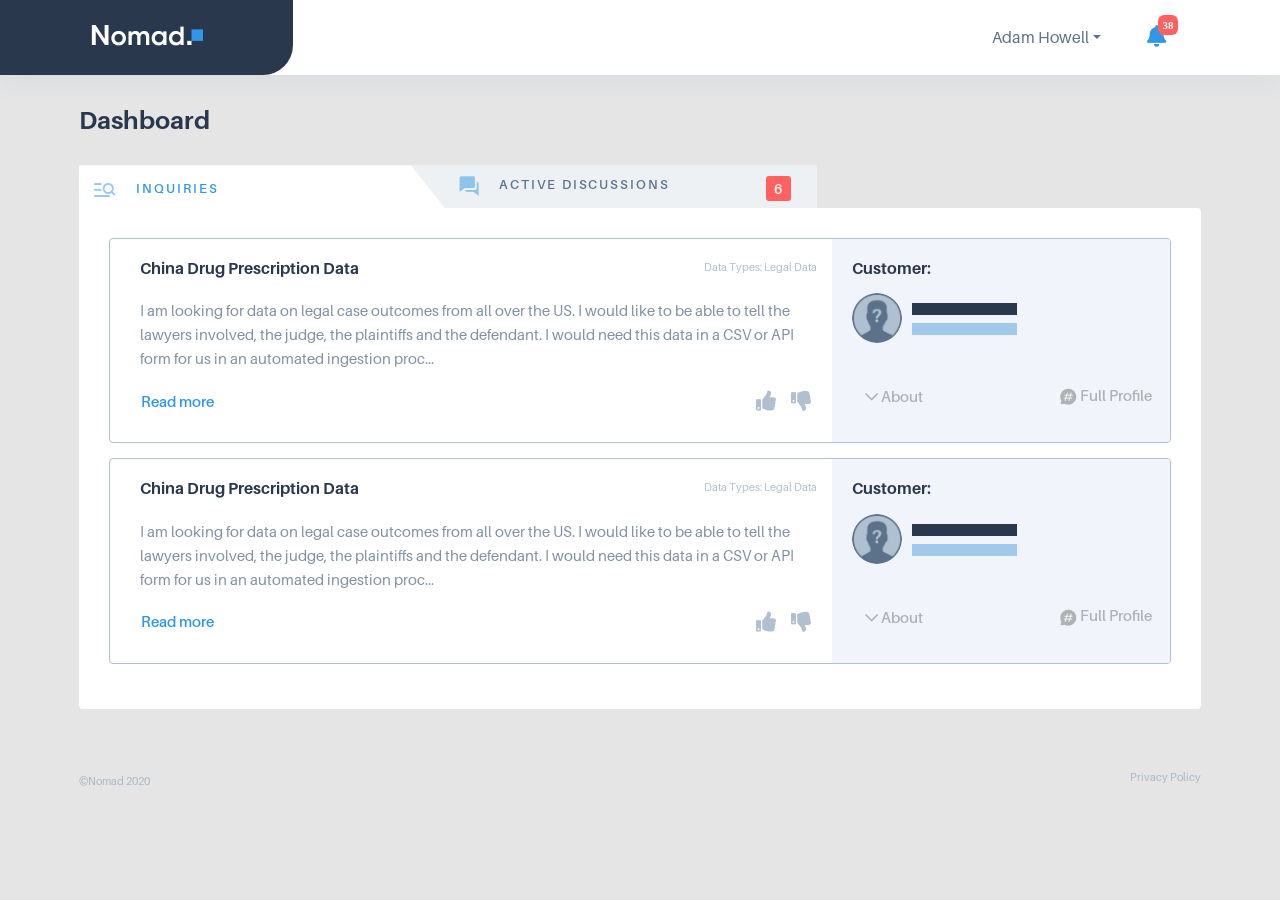
<file: index.html>
<!DOCTYPE html>
<html lang="en">
<head>
  <meta charset="UTF-8">
  <meta name="viewport" content="width=device-width, initial-scale=1.0">
  <meta http-equiv="X-UA-Compatible" content="ie=edge">
  <title>Inquiries</title>
  <link rel='shortcut icon' href='images/logo.png' type='image/x-icon'>
  <link rel="stylesheet" href="css/all.min.css">
  <link rel="stylesheet" href="css/bootstrap.min.css">
  <link rel="stylesheet" href="css/style.css">
  <link rel="stylesheet" href="css/responsive.css">
</head>
<body id="inquiries">

  <!-- === header section start === -->
  <header>
    <nav class="navbar navbar-expand-lg navbar-light bg-white">
        <a class="navbar-brand" href="#">
          <img src="images/logo.png" alt="logo" class="img-fluid">
        </a>
        <button class="navbar-toggler d-lg-none" type="button" data-toggle="collapse" data-target="#collapsibleNavId" aria-controls="collapsibleNavId"
            aria-expanded="false" aria-label="Toggle navigation">
          <span class="navbar-toggler-icon"></span>
        </button>
        <div class="collapse navbar-collapse" id="collapsibleNavId">
          <ul class="left-nav navbar-nav mr-auto mt-2 mt-lg-0 d-none">
            <li class="nav-item">
              <a class="nav-link active" href="#">Home</a>
            </li>
            <li class="nav-item">
              <a class="nav-link" href="#">Link</a>
            </li>
          </ul>
          <ul class="right-nav navbar-nav ml-auto mt-2 mt-lg-0">
            <li class="nav-item dropdown">
              <a class="nav-link dropdown-toggle" href="#" id="dropdownId" data-toggle="dropdown" aria-haspopup="true" aria-expanded="false">Adam Howell</a>
              <div class="dropdown-menu" aria-labelledby="dropdownId">
                <a class="dropdown-item" href="#">Action 1</a>
                <a class="dropdown-item" href="#">Action 2</a>
              </div>
            </li>
            <li class="nav-item notification-item">
              <a class="nav-link notification" href="#">
                <i class="fas fa-bell"><span class="badge">38</span></i>
              </a>
            </li>
          </ul>
        </div>
    </nav>
  </header>
  <!-- ===//end of header section === -->
 

  <!-- === inquiries_content section start === -->
  <section class="inquiries_content">
    <div class="container">
      <h1 class="page-title">Dashboard</h1>

      <div class="top-heading">
        <div class="row">
          <div class="col-lg-8">
            <div class="row for-bg">
              <div class="col-md-6 m-md-0 mb-3 pr-md-0 pl-0">
                <a href="#" class="active">
                  <img src="images/icon/search.png" alt="search" class="img-fluid">
                  <span class="text">Inquiries</span>
                </a>
              </div> 
              <div class="position-relative col-md-6 pl-md-0">
                <a href="#" class="discuss-btn-link d-flex justify-content-between">
                  <div class="div">
                    <img src="images/icon/message.png" alt="message" class="img-fluid">
                    <span class="text">Active Discussions</span>
                  </div>
                  <span class="badge badge-danger">6</span>
                </a>
              </div> 
            </div>
          </div>
        </div>
      </div>
      <div class="card border-0">
        <div class="card-body">
          <article>
            <div class="row">
              <div class="col-lg-8">
                <div class="information">
                  <div class="d-sm-flex justify-content-between">
                    <h2 class="section-heading">China Drug Prescription Data</h2>
                    <div class="data-type">
                      Data Types: Legal Data
                    </div>
                  </div>
                  <p>
                    I am looking for data on legal case outcomes from all over the US. I would like to be able to tell the lawyers involved, the judge, the plaintiffs and the defendant. I would need this data in a CSV or API form for us in an automated ingestion proc<span id="dots1">...</span>
                  </p>
                  <div id="more1" class="more">
                    <div class="row">
                      <div class="col-lg-7 left">
                        <div class="question">
                          <h2 class="section-heading">Questions</h2>
                          <ul>
                            <li class="d-flex">
                              <div class="number">01</div>
                              <h3 class="section-heading main-question">How often does your dataset get released?</h3>
                            </li>
                            <li class="d-flex">
                              <div class="number">02</div>
                              <h3 class="section-heading main-question">Does it cover quarterly periods only or is it more granular?</h3>
                            </li>
                            <li class="d-flex">
                              <div class="number">03</div>
                              <h3 class="section-heading main-question">Can you support GraphQL or only REST endpoings?</h3>
                            </li>
                          </ul>
                        </div>
                      </div>
                      <div class="col-lg-5 right">
                        <div class="price-range border-bottom">
                          <h3 class="section-heading">Price range</h3>
                          <h4>USD 25-50K</h4>
                        </div>
                        <div class="geographic-coverage border-bottom">
                          <h3 class="section-heading">Geographic Coverage</h3>
                          <h4>United States, Europe, France, Asia</h4>
                        </div>
                        <div class="sector">
                          <h3 class="section-heading">Sector</h3>
                          <span class="badge">Economic</span>
                        </div>
                      </div>
                    </div>
                  </div>

                  <div class="bottom d-flex justify-content-between align-items-center">
                    <button class="btn more-btn" onclick="readMore1()" id="moreBtn1">Read more</button>
                    <div class="action">
                      <button class="btn green-btn" id="green1"> <i class="fas fa-thumbs-up"></i></button>
                      <button class="btn red-btn" id="red1"><i class="fas fa-thumbs-down"></i></button>
                    </div>
                  </div>
                </div>
              </div>
              <div class="col-lg-4 author-col">
                <div class="author" id="author1">
                  <h2 class="section-heading">Customer:</h2>
                  <div class="d-flex align-items-center">
                    <div class="img">
                      <img src="images/author/author.png" class="img-fluid" alt="profile-pic">
                    </div>
                    <div class="text">
                      <h4 class="author-name">Writes Company</h4>
                      <h5 class="author-title">Luy Roben</h5>
                    </div>
                  </div>
                  <div class="author-details">
                    <div class="div">
                      <button class="btn collapse-btn1" data-toggle="collapse" data-target="#collapse1"><i class="far fa-chevron-down"></i> <span>About</span></button>
                      <p class="collapse" id="collapse1">
                        Nielsen is the largest market research company in the world, and we provide measurement solutions covering 80+ countries. Nielsens primary focus for financial firms is on the Fa...
                      </p>
                    </div>
                    <div class="text-right">
                      <a class="btn profile-btn1" href="#"><img src="images/icon/hash_icon.png" alt="hash-icon" class="img-fluid"> <span>Full Profile</span></a>
                    </div>
                  </div>
                </div>
              </div>
            </div>
          </article>

          <article>
            <div class="row">
              <div class="col-lg-8">
                <div class="information">
                  <div class="d-sm-flex justify-content-between">
                    <h2 class="section-heading">China Drug Prescription Data</h2>
                    <div class="data-type">
                      Data Types: Legal Data
                    </div>
                  </div>
                  <p>
                    I am looking for data on legal case outcomes from all over the US. I would like to be able to tell the lawyers involved, the judge, the plaintiffs and the defendant. I would need this data in a CSV or API form for us in an automated ingestion proc<span id="dots2">...</span>
                  </p>
                  <div id="more2" class="more">
                    <div class="row">
                      <div class="col-lg-7 left">
                        <div class="question">
                          <h2 class="section-heading">Questions</h2>
                          <ul>
                            <li class="d-flex">
                              <div class="number">01</div>
                              <h3 class="section-heading main-question">How often does your dataset get released?</h3>
                            </li>
                            <li class="d-flex">
                              <div class="number">02</div>
                              <h3 class="section-heading main-question">Does it cover quarterly periods only or is it more granular?</h3>
                            </li>
                            <li class="d-flex">
                              <div class="number">03</div>
                              <h3 class="section-heading main-question">Can you support GraphQL or only REST endpoings?</h3>
                            </li>
                          </ul>
                        </div>
                      </div>
                      <div class="col-lg-5 right">
                        <div class="price-range border-bottom">
                          <h3 class="section-heading">Price range</h3>
                          <h4>USD 25-50K</h4>
                        </div>
                        <div class="geographic-coverage border-bottom">
                          <h3 class="section-heading">Geographic Coverage</h3>
                          <h4>United States, Europe, France, Asia</h4>
                        </div>
                        <div class="sector">
                          <h3 class="section-heading">Sector</h3>
                          <span class="badge">Economic</span>
                        </div>
                      </div>
                    </div>
                  </div>

                  <div class="bottom d-flex justify-content-between align-items-center">
                    <button class="btn more-btn" onclick="readMore2()" id="moreBtn2">Read more</button>
                    <div class="action">
                      <button class="btn green-btn" id="green2"> <i class="fas fa-thumbs-up"></i></button>
                      <button class="btn red-btn" id="red2"><i class="fas fa-thumbs-down"></i></button>
                    </div>
                  </div>
                </div>
              </div>
              <div class="col-lg-4 author-col">
                <div class="author" id="author2">
                  <h2 class="section-heading">Customer:</h2>
                  <div class="d-flex align-items-center">
                    <div class="img">
                      <img src="images/author/author.png" class="img-fluid" alt="profile-pic">
                    </div>
                    <div class="text">
                      <h4 class="author-name">Writes Company</h4>
                      <h5 class="author-title">Luy Roben</h5>
                    </div>
                  </div>
                  <div class="author-details">
                      <div class="div">
                        <button class="btn collapse-btn2" data-toggle="collapse" data-target="#collapse2"><i class="far fa-chevron-down"></i> <span>About</span></button>
                        <p class="collapse" id="collapse2">
                          Nielsen is the largest market research company in the world, and we provide measurement solutions covering 80+ countries. Nielsens primary focus for financial firms is on the Fa...
                        </p>
                      </div>
                      <div class="text-right">
                        <a class="btn profile-btn2" href="#"><img src="images/icon/hash_icon.png" alt="hash-icon" class="img-fluid"> <span>Full Profile</span></a>
                      </div>
                  </div>
                </div>
              </div>
            </div>
          </article>
        </div>
      </div>
    </div>
  </section>
  <!-- ===//end of inquiries_content section === -->
 
  
  <!-- === footer section start === -->
  <footer class="footer">
    <div class="container">
      <div class="d-flex justify-content-between">
        <p class="copyright">©Nomad 2020</p>
        <a href="#">Privacy Policy</a>
      </div>
    </div>
  </footer>
  <!-- ===//end of footer section === -->


  <script src="js/jquery-3.5.1.min.js"></script>
  <script src="js/popper.js"></script>
  <script src="js/bootstrap.min.js"></script>
  <script src="js/custom.js"></script>

</body>
</html>
</file>
<file: css/style.css>
/*=== global css start === */
* {
  margin: 0;
  padding: 0;
  outline: none;
  box-sizing: border-box;
}

::after, ::before {
  box-sizing: border-box;
}

h1, h2, h3, h4, h5, h6, ol, ul, p, address, strong, i {
  margin-top: 0px;
  margin-bottom: 0px;
}

ul, li {
  list-style: none;
}

a, a:hover {
  text-decoration: none;
}

.btn.focus, .btn:focus {
  outline: 0;
  box-shadow: none;
}

/*===// end of global css === */
/*=== config css start === */
@font-face {
  font-family: Aileron-Light;
  src: url(../fonts/Aileron-Light.otf);
}

@font-face {
  font-family: Aileron-Regular;
  src: url(../fonts/Aileron-Regular.otf);
}

@font-face {
  font-family: Aileron-SemiBold;
  src: url(../fonts/Aileron-SemiBold.otf);
}

@font-face {
  font-family: Aileron-Bold;
  src: url(../fonts/Aileron-Bold.otf);
}

body {
  font-family: 'Aileron-Regular';
  font-weight: 500;
  background: #E5E5E5;
}

@media (min-width: 1200px) and (max-width: 1600px) {
  .container {
    max-width: 90%;
  }
}

@media (min-width: 1601px) {
  .container {
    max-width: 1250px;
  }
}

/*===// end of config css === */
/*=== utility css start === */
/*===// end of utility css === */
/*=== common css start === */
.page-title {
  font-family: Aileron-Bold;
  color: #29384D;
  font-size: 25px;
  margin: 30px 0;
}

.section-heading {
  font-family: Aileron-Bold;
  color: #29384D;
  font-size: 16px;
}

.top-heading .for-bg {
  background: #EDF1F4;
  margin-left: 0;
  margin-right: 0;
  margin-bottom: -4px;
}

.top-heading a {
  font-family: Aileron-SemiBold;
  font-weight: 600;
  font-size: 13px;
  line-height: 16px;
  letter-spacing: 0.15em;
  text-transform: uppercase;
  color: #5C728A;
  background: #EDF1F4;
  padding: 15px;
  display: block;
}

.top-heading a img {
  opacity: 0.5;
  padding-right: 15px;
}

.top-heading a.active {
  color: #2F96E8;
  background: #fff;
  clip-path: polygon(0 0, 90% 0%, 100% 100%, 0% 100%);
}

.top-heading a.active .img {
  opacity: 1;
}

.top-heading .discuss-btn-link {
  padding: 11px;
}

p {
  font-size: 15px;
  line-height: 24px;
  color: #8191A5;
}

.badge-danger {
  background: #FF6060;
  border-radius: 3px;
  font-weight: 500;
  font-size: 14px;
  line-height: 17px;
  min-width: 25px;
  min-height: 25px;
  color: #fff;
}

.green {
  color: #2F96E8;
}

.red {
  color: red;
}

/*===// end of common css === */
/*=== navbar section start === */
.navbar {
  box-shadow: 0px 0px 30px rgba(108, 138, 167, 0.14);
}

.navbar .navbar-brand {
  background: #29384D;
  border-bottom-right-radius: 30px;
  margin-left: -1rem;
  margin-top: -1rem;
  margin-bottom: -.5rem;
  padding: 30px 90px 20px 90px;
}

@media (max-width: 575px) {
  .navbar .navbar-brand {
    padding: 30px 40px 20px 40px;
  }
}

.navbar .dropdown-menu .dropdown-item {
  font-family: 'Aileron-Regular';
  color: #5C728A;
  font-size: 16px;
  font-weight: 500;
}

.navbar-light .navbar-nav .nav-link {
  font-family: 'Aileron-Regular';
  color: #5C728A;
  font-size: 16px;
  font-weight: 500;
}

.navbar-light .navbar-nav .nav-link:hover,
.navbar-light .navbar-nav .nav-link.active {
  color: #2F96E8;
}

@media (min-width: 991px) {
  .navbar-light .navbar-nav .notification-item {
    padding-right: 90px !important;
    padding-left: 30px !important;
  }
}

.navbar-light .navbar-nav .nav-link.notification i {
  font-size: 22px;
  color: #2F96E8;
  position: relative;
}

.navbar-light .navbar-nav .nav-link.notification .badge {
  font-weight: 600;
  font-size: 11px;
  background: #FF6060;
  color: #fff;
  border-radius: 6px;
  position: absolute;
  top: -10px;
  right: -12px;
  min-width: 15px;
  min-height: 15px;
  line-height: 14px;
}

/*===// end of navbar section === */
/*=== inquiries section start === */
#inquiries .card-body {
  padding: 30px;
}

#inquiries .card-body article {
  border: 1px solid #AFC0D1;
  border-radius: 4px;
  padding: 20px 0 20px 30px;
  margin-bottom: 15px;
  overflow: hidden;
}

@media (max-width: 991px) {
  #inquiries .card-body article {
    padding: 20px 30px 20px 30px;
  }
}

#inquiries .card-body article .section-heading {
  padding-bottom: 20px;
}

#inquiries .card-body article .data-type {
  font-weight: 400;
  font-size: 11px;
  color: #AFC0D1;
}

#inquiries .card-body article .more {
  margin-top: 30px;
  display: none;
}

@media (min-width: 991px) {
  #inquiries .card-body article .more .question {
    border-right: 1px solid #DAE2EA;
    padding-right: 30px;
  }
}

#inquiries .card-body article .more .question .number {
  font-size: 22px;
  color: #5C728A;
  position: relative;
  padding-right: 20px;
}

#inquiries .card-body article .more .question .number::before {
  content: '';
  width: 1px;
  height: 22px;
  background: #5C728A;
  position: absolute;
  top: 5px;
  right: 10px;
}

#inquiries .card-body article .more .question .main-question {
  margin-top: 5px;
}

#inquiries .card-body article .more .right .border-bottom {
  border-color: #DAE2EA !important;
  margin-bottom: 20px;
  padding-bottom: 20px;
}

#inquiries .card-body article .more .right .section-heading {
  padding-bottom: 10px;
}

#inquiries .card-body article .more .right h4 {
  color: #8191A5;
  font-size: 18px;
}

#inquiries .card-body article .more .right .badge {
  color: #8191A5;
  font-size: 12px;
  border: 1px solid #8191A5;
  border-radius: 3px;
}

#inquiries .card-body article .bottom {
  padding-top: 10px;
}

#inquiries .card-body article .bottom .more-btn {
  font-family: Aileron-SemiBold;
  color: #2F96E8;
  font-size: 15px;
  padding-left: 0;
}

#inquiries .card-body article .bottom .action .btn {
  color: #AFC0D1;
  font-size: 20px;
  padding: 5px;
}

#inquiries .card-body article .bottom .action .btn.green {
  color: #2F96E8;
}

#inquiries .card-body article .bottom .action .btn.red {
  color: red;
}

#inquiries .card-body article .author-col {
  background: #F1F4FB;
  margin-top: -20px;
  margin-bottom: -20px;
  padding-top: 20px;
  padding-left: 20px;
  padding-right: 20px;
}

@media (max-width: 991px) {
  #inquiries .card-body article .author-col {
    margin-top: 10px;
  }
}

#inquiries .card-body article .author .section-heading {
  padding-bottom: 15px;
}

#inquiries .card-body article .author .img img {
  width: 50px;
  height: 50px;
  border-radius: 50%;
  display: block;
  margin-right: 10px;
}

#inquiries .card-body article .author .text {
  width: 75%;
  position: relative;
}

#inquiries .card-body article .author .text::before {
  content: '';
  width: 105px;
  height: 12px;
  background: #29384D;
  position: absolute;
  top: -15px;
}

#inquiries .card-body article .author .text::after {
  content: '';
  width: 105px;
  height: 12px;
  background: #A1C9E9;
  position: absolute;
  top: 5px;
}

#inquiries .card-body article .author .text .author-name {
  font-family: Aileron-SemiBold;
  color: #29384D;
  font-size: 16px;
  display: none;
}

#inquiries .card-body article .author .text .author-title {
  font-weight: 400;
  color: #A1C9E9;
  font-size: 14px;
  display: none;
}

#inquiries .card-body article .author .author-details {
  margin-top: 35px;
}

#inquiries .card-body article .author .author-details .text-right {
  margin-top: -38px;
}

#inquiries .card-body article .author .author-details .text-right .remove-margin {
  margin-top: 38px;
}

#inquiries .card-body article .author .author-details .btn {
  font-family: Aileron-SemiBold;
  color: #2F96E8;
  font-size: 15px;
  filter: grayscale(10);
  opacity: 0.6;
}

#inquiries .card-body article .author.active .text::before {
  display: none;
}

#inquiries .card-body article .author.active .text::after {
  display: none;
}

#inquiries .card-body article .author.active .text .author-name {
  display: block;
}

#inquiries .card-body article .author.active .text .author-title {
  display: block;
}

#inquiries .card-body article .author.active .author-details .btn {
  filter: none;
  opacity: 1;
}

/*===// end of inquiries section === */
/*=== ? section start === */
/*===// end of ? section === */
/*=== footer section start === */
.footer {
  padding: 60px 0px;
}

.footer p,
.footer a {
  font-size: 11px;
  font-weight: 400;
  color: #ABB6C1;
}

/*===// end of footer section === */
</file>
<file: css/responsive.css>
/* Extra small devices (portrait phones, less than 576px) */
@media (max-width: 575px) {

  
}

/* Small devices (landscape phones upto 767px) */
@media (max-width: 767px) {
  
}

/* Small devices (landscape phones, 576px and up) */
@media (min-width: 576px) and (max-width: 767px) {
  
 }

/* Medium devices (tablets, 768px and up) */
@media (min-width: 768px) and (max-width: 991px) { 
    
 }

/* Large devices (desktops and laptop) */
@media (max-width: 1199px) {

 }

/* Extra large devices (large desktops, 1200px and up) */
@media (min-width: 1200px) {
  
 }
</file>
